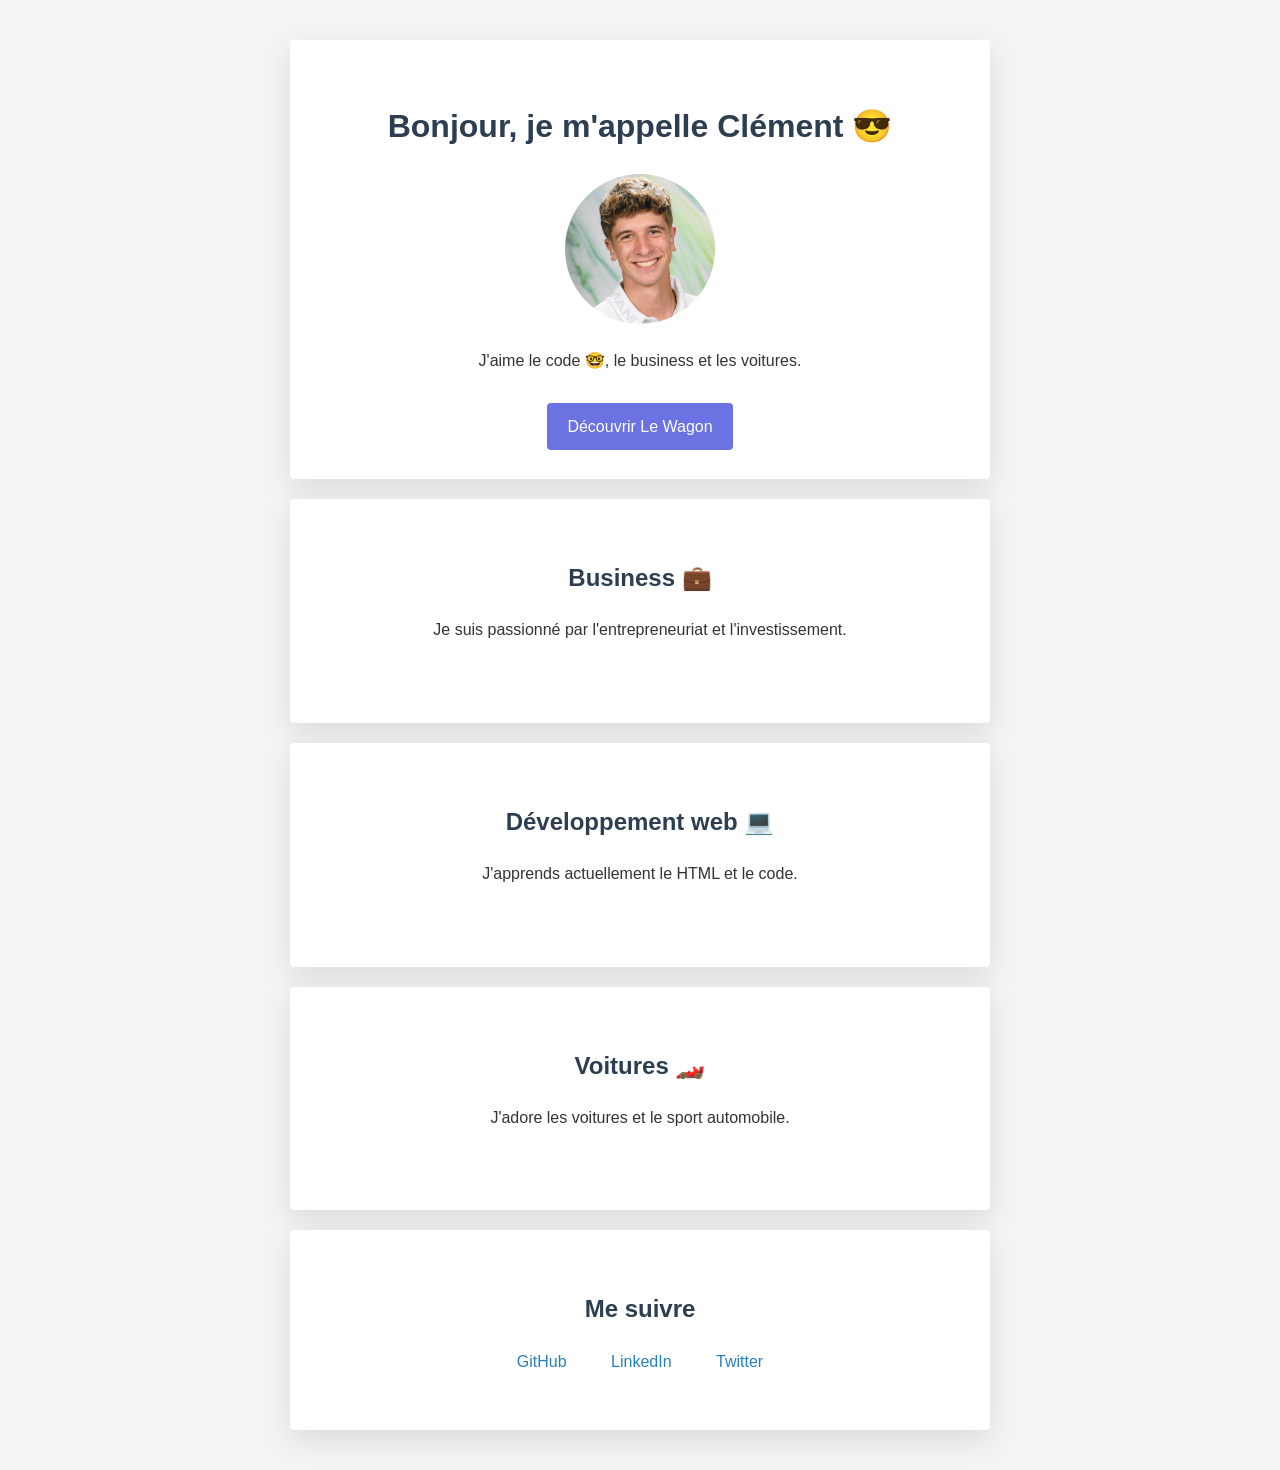
<file: index.html>
<!DOCTYPE html>
<html>
  <head>
    <title>Mon profil</title>
    <meta charset="utf-8">
    <meta name="description" content="Page de profil de Clément">
    <link rel="stylesheet" href="style.css">
  </head>

  <body>
    <div class="container">

      <div class="card-white">
        <h1>Bonjour, je m'appelle Clément 😎</h1>
        <img src="images/profile.jpg" class="img-circle" alt="Photo de profil" width="150">
        <p>J'aime le code 🤓, le business et les voitures.</p>
        <a href="https://www.lewagon.com" target="_blank" class="btn-blue">Découvrir Le Wagon</a>
      </div>

      <div class="card-white">
        <h2>Business 💼</h2>
        <p>Je suis passionné par l'entrepreneuriat et l'investissement.</p>
      </div>

      <div class="card-white">
        <h2>Développement web 💻</h2>
        <p>J'apprends actuellement le HTML et le code.</p>
      </div>

      <div class="card-white">
        <h2>Voitures 🏎️</h2>
        <p>J'adore les voitures et le sport automobile.</p>
      </div>

      <div class="card-white">
        <h2>Me suivre</h2>
        <ul class="list-inline">
          <li><a href="https://github.com" target="_blank">GitHub</a></li>
          <li><a href="https://linkedin.com" target="_blank">LinkedIn</a></li>
          <li><a href="https://twitter.com" target="_blank">Twitter</a></li>
        </ul>
      </div>

    </div>
  </body>
</html>
</file>
<file: style.css>
body {
  background-color: #f4f4f4;
  color: #333333;
  font-family: Arial, sans-serif;
  font-size: 16px;
  line-height: 1.6;
  text-align: center;
}

h1, h2 {
  font-family: Helvetica, sans-serif;
  color: #2c3e50;
}

h1 {
  font-size: 32px;
}

h2 {
  font-size: 24px;
}

a {
  color: #2980b9;
  text-decoration: none;
  transition: color 0.3s ease;
}

a:hover {
  color: #e74c3c;
}

.container {
  width: 700px;
  margin: 40px auto;
}

.card-white {
  background-color: white;
  padding: 40px;
  margin: 20px 0;
  box-shadow: 0 10px 30px rgba(0, 0, 0, 0.1);
  border-radius: 4px;
}

.img-circle {
  border-radius: 50%;
}

@media (max-width: 960px) {
  .container {
    width: 700px;
  }
}

@media (max-width: 720px) {
  .container {
    width: 500px;
  }
}

@media (max-width: 540px) {
  .container {
    width: 300px;
  }
}
.btn-blue {
  background-color: #6b72e1;
  color: white;
  padding: 15px 20px;
  border-radius: 4px;
}

.btn-blue:hover {
  background-color: black;
  color: white;
}

.list-inline {
  list-style: none;
  padding-left: 0px;
}

.list-inline > li {
  display: inline;
  padding: 0px 20px;
}
p {
  margin-bottom: 40px;
}
</file>
